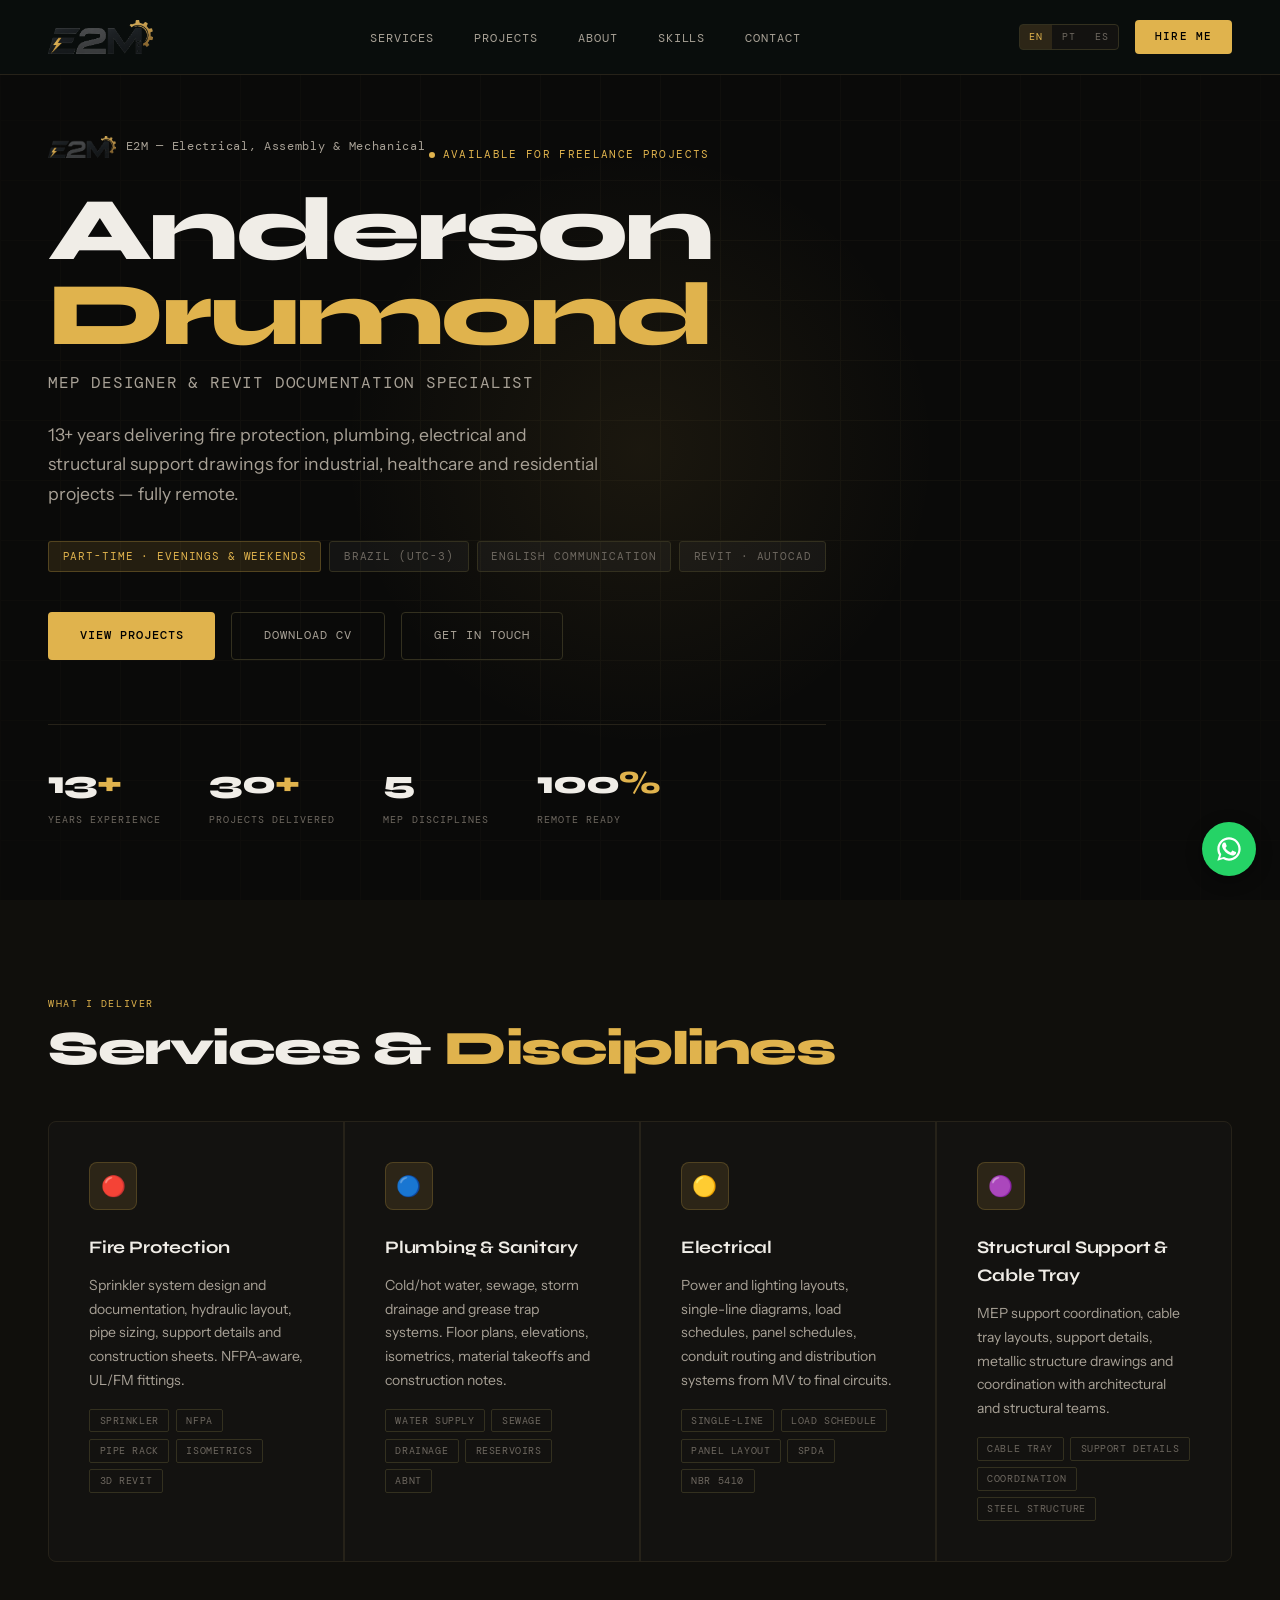
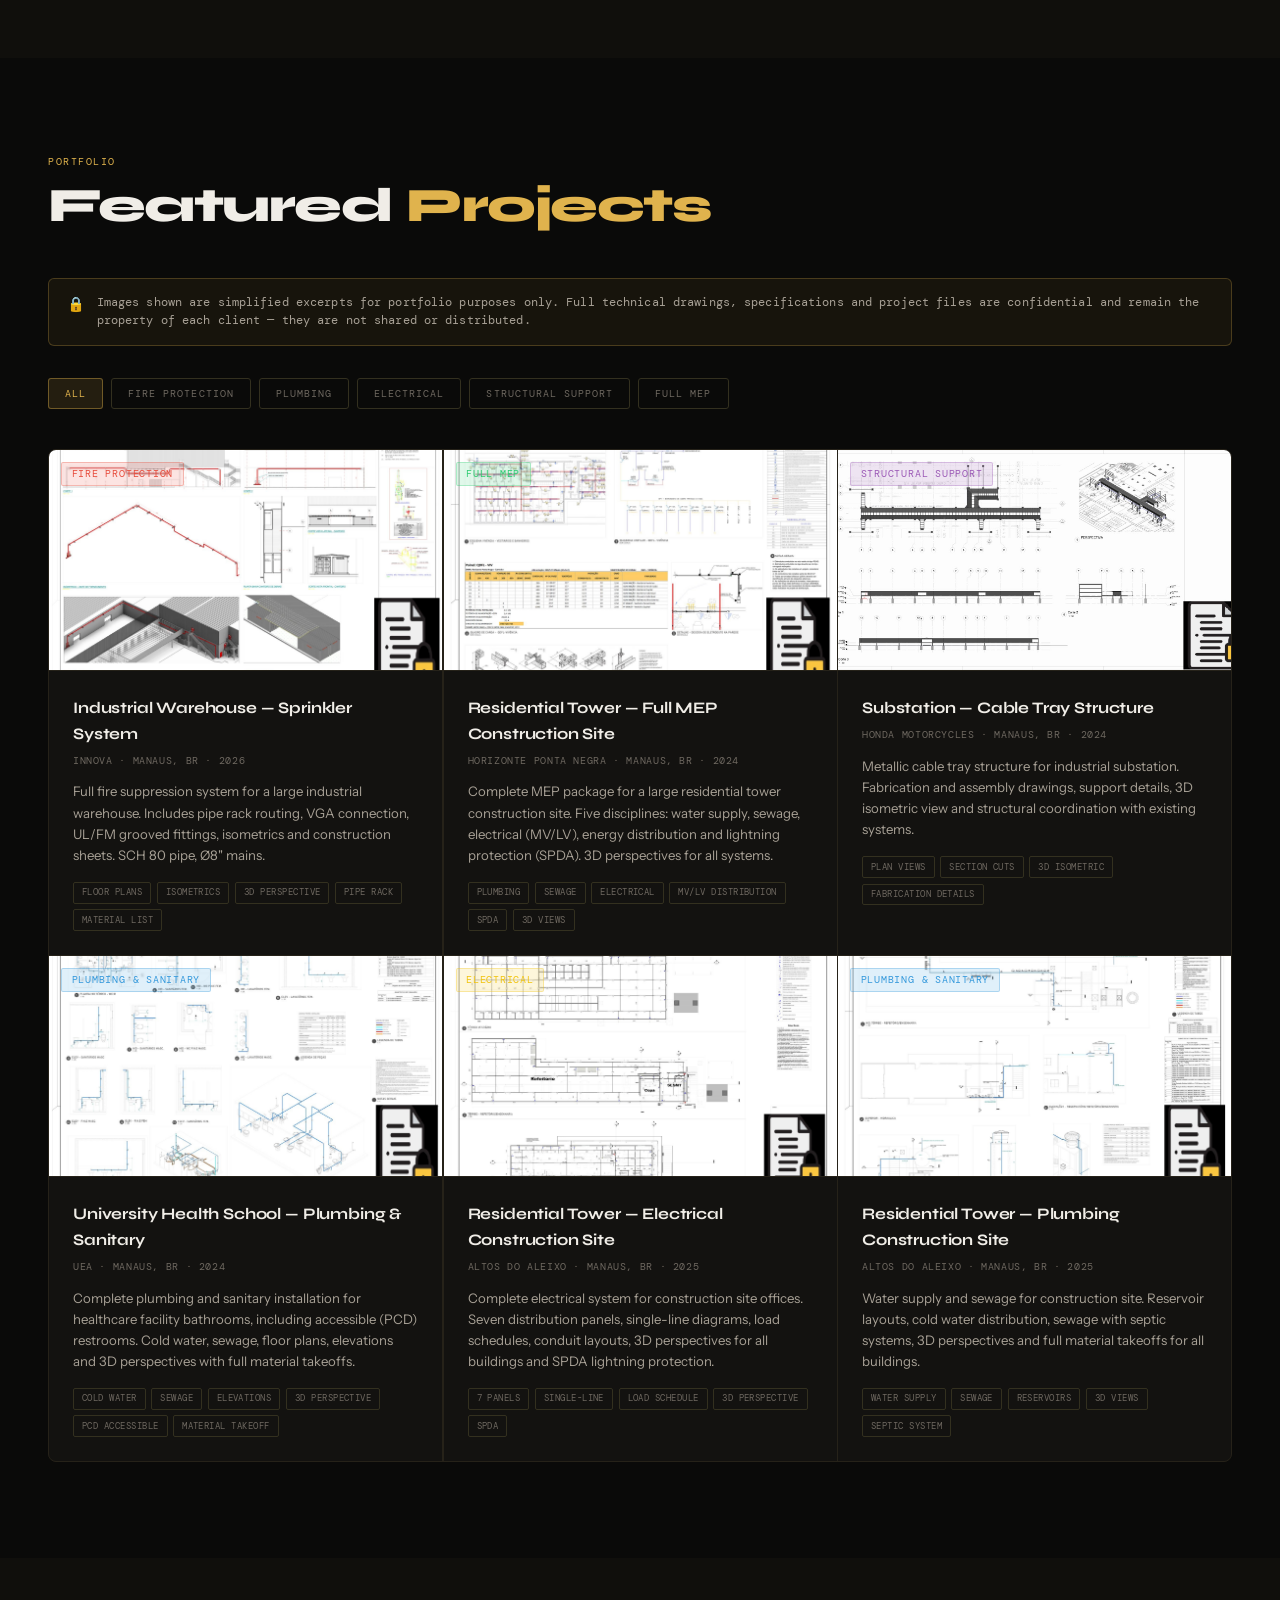
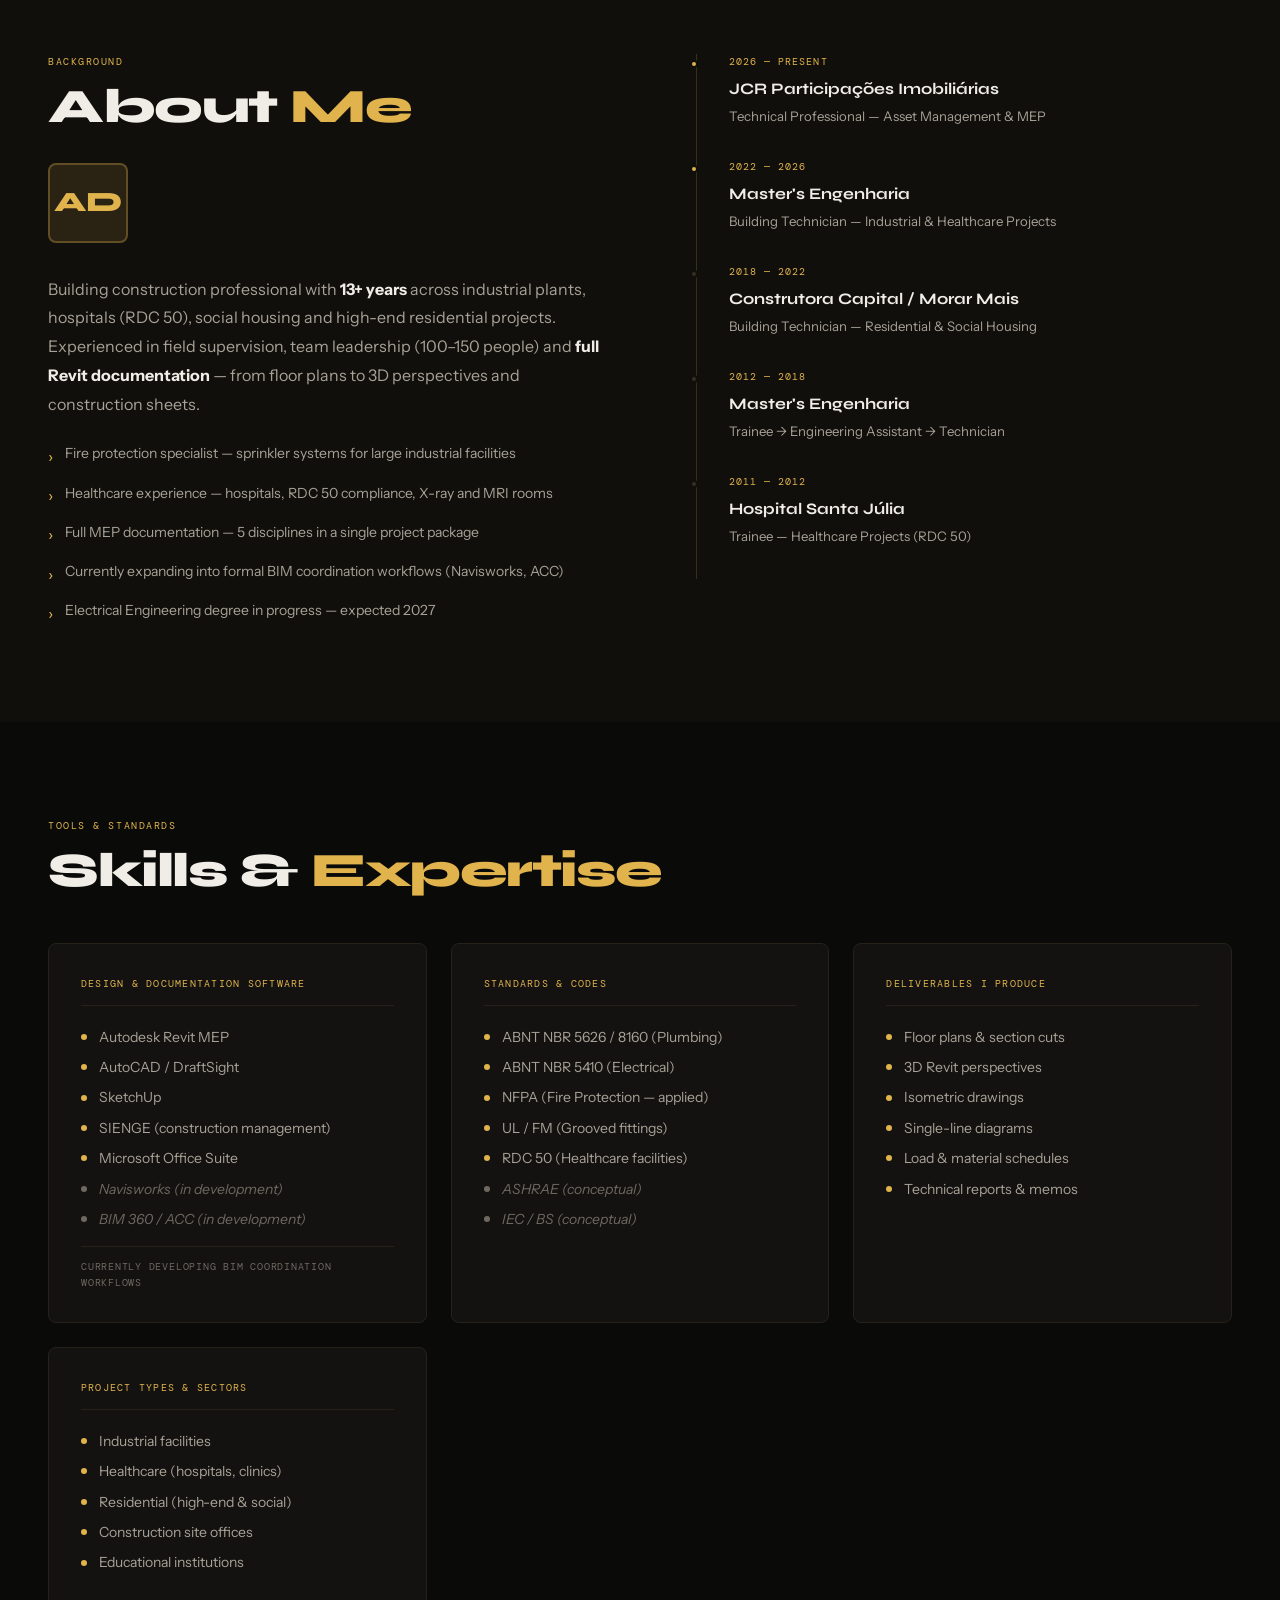
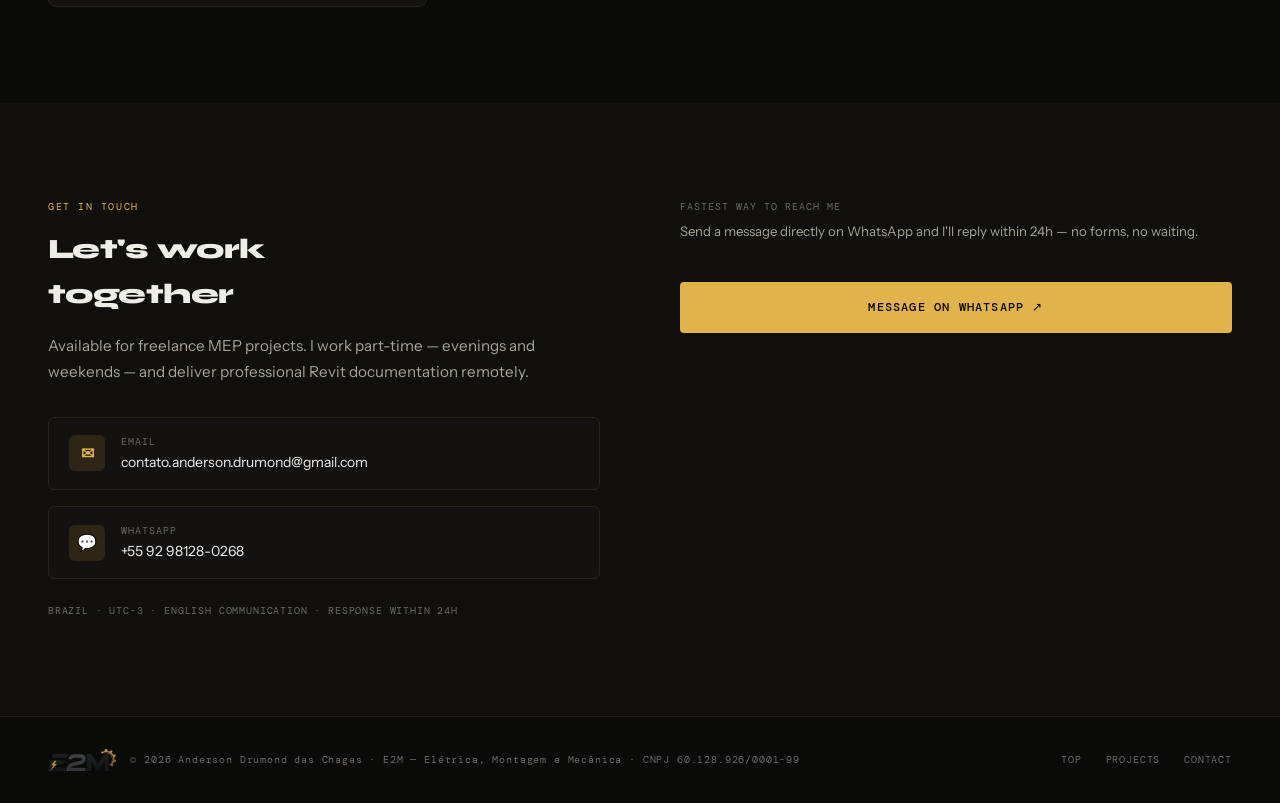
<file: index.html>
<!DOCTYPE html>
<html lang="en">
<head>
  <meta charset="UTF-8">
  <meta name="viewport" content="width=device-width, initial-scale=1.0">
  <meta name="description" content="Anderson Drumond — MEP Designer & Revit Documentation Specialist. Fire protection, plumbing, electrical and structural support for international AEC projects.">
  <title>Anderson Drumond — MEP Designer & Revit Documentation Specialist · E2M Engenharia</title>

  <link rel="icon" type="image/png" sizes="32x32" href="assets/brand/favicon-32.png">
  <link rel="icon" type="image/png" sizes="192x192" href="assets/brand/favicon-192.png">
  <link rel="apple-touch-icon" sizes="180x180" href="assets/brand/favicon-180.png">

  <meta property="og:type" content="website">
  <meta property="og:title" content="Anderson Drumond — MEP Designer & Revit Documentation Specialist">
  <meta property="og:description" content="Fire protection, plumbing, electrical and structural support for international AEC projects. E2M — Elétrica, Montagem e Mecânica.">
  <meta property="og:image" content="https://andersontrabalho.github.io/E2M-Engenharia/assets/brand/og-image.jpg">
  <meta property="og:url" content="https://andersontrabalho.github.io/E2M-Engenharia/">
  <meta name="twitter:card" content="summary_large_image">
  <meta name="twitter:title" content="Anderson Drumond — MEP Designer & Revit Documentation Specialist">
  <meta name="twitter:description" content="Fire protection, plumbing, electrical and structural support for international AEC projects. E2M — Elétrica, Montagem e Mecânica.">
  <meta name="twitter:image" content="https://andersontrabalho.github.io/E2M-Engenharia/assets/brand/og-image.jpg">
  <link rel="preconnect" href="https://fonts.googleapis.com">
  <link rel="preconnect" href="https://fonts.gstatic.com" crossorigin>
  <link href="https://fonts.googleapis.com/css2?family=Syne:wght@400;500;600;700;800&family=DM+Mono:wght@300;400;500&family=Instrument+Sans:wght@400;500;600&display=swap" rel="stylesheet">
  <link rel="stylesheet" href="css/style.css">
</head>
<body>

<nav>
  <a href="#hero" class="nav-logo"><img src="assets/brand/e2m-mark.png" alt="E2M — Elétrica, Montagem e Mecânica" class="nav-logo-img"></a>
  <ul class="nav-links" id="navLinks">
    <li><a href="#services" data-i18n="nav.services">Services</a></li>
    <li><a href="#projects" data-i18n="nav.projects">Projects</a></li>
    <li><a href="#about" data-i18n="nav.about">About</a></li>
    <li><a href="#skills" data-i18n="nav.skills">Skills</a></li>
    <li><a href="#contact" data-i18n="nav.contact">Contact</a></li>
  </ul>
  <div class="nav-right">
    <div class="lang-switch" role="group" aria-label="Language">
      <button type="button" class="lang-switch__btn active" data-set-lang="en">EN</button>
      <button type="button" class="lang-switch__btn" data-set-lang="pt">PT</button>
      <button type="button" class="lang-switch__btn" data-set-lang="es">ES</button>
    </div>
    <a href="#contact" class="btn-hire" data-i18n="nav.hire">Hire Me</a>
    <button type="button" class="menu-toggle" id="menuToggle" aria-label="Menu" aria-expanded="false">
      <span></span><span></span><span></span>
    </button>
  </div>
</nav>

<section id="hero">
  <div class="hero-grid" aria-hidden="true"></div>
  <div class="hero-glow" aria-hidden="true"></div>
  <div class="hero-content">
    <div class="hero-brand">
      <img src="assets/brand/e2m-mark.png" alt="E2M" class="hero-brand-logo">
      <span data-i18n="hero.brand">E2M — Elétrica, Montagem e Mecânica</span>
    </div>
    <div class="hero-tag" data-i18n="hero.tag">Available for Freelance Projects</div>
    <h1 class="hero-name">Anderson<br><span>Drumond</span></h1>
    <p class="hero-title" data-i18n="hero.title">MEP Designer &amp; Revit Documentation Specialist</p>
    <p class="hero-desc" data-i18n="hero.desc">13+ years delivering fire protection, plumbing, electrical and structural support drawings for industrial, healthcare and residential projects — fully remote.</p>

    <div class="hero-badges">
      <span class="badge badge-gold" data-i18n="hero.badge.parttime">Part-time · Evenings &amp; Weekends</span>
      <span class="badge badge-gray">Brazil (UTC-3)</span>
      <span class="badge badge-gray" data-i18n="hero.badge.english">English communication</span>
      <span class="badge badge-gray">Revit · AutoCAD</span>
    </div>

    <div class="hero-ctas">
      <a href="#projects" class="btn-primary" data-i18n="hero.cta.projects">View Projects</a>
      <a href="cv.html" class="btn-secondary" target="_blank" rel="noopener" data-i18n="hero.cta.cv">Download CV</a>
      <a href="#contact" class="btn-secondary" data-i18n="hero.cta.contact">Get in Touch</a>
    </div>

    <div class="hero-stats">
      <div>
        <div class="stat-num">13<span>+</span></div>
        <div class="stat-label" data-i18n="hero.stat.years">Years Experience</div>
      </div>
      <div>
        <div class="stat-num">30<span>+</span></div>
        <div class="stat-label" data-i18n="hero.stat.projects">Projects Delivered</div>
      </div>
      <div>
        <div class="stat-num">5</div>
        <div class="stat-label" data-i18n="hero.stat.disciplines">MEP Disciplines</div>
      </div>
      <div>
        <div class="stat-num">100<span>%</span></div>
        <div class="stat-label" data-i18n="hero.stat.remote">Remote Ready</div>
      </div>
    </div>
  </div>
</section>

<section id="services">
  <div class="section-header fade-in">
    <div class="section-tag" data-i18n="services.tag">What I deliver</div>
    <h2 class="section-title" data-i18n="services.title" data-i18n-html="true">Services &amp; <span>Disciplines</span></h2>
  </div>
  <div class="services-grid fade-in">
    <div class="service-card">
      <div class="service-icon">🔴</div>
      <div class="service-title" data-i18n="services.fire.title">Fire Protection</div>
      <p class="service-desc" data-i18n="services.fire.desc">Sprinkler system design and documentation...</p>
      <div class="service-tags">
        <span class="service-tag">Sprinkler</span><span class="service-tag">NFPA</span><span class="service-tag">Pipe Rack</span><span class="service-tag">Isometrics</span><span class="service-tag">3D Revit</span>
      </div>
    </div>
    <div class="service-card">
      <div class="service-icon">🔵</div>
      <div class="service-title" data-i18n="services.plumb.title">Plumbing &amp; Sanitary</div>
      <p class="service-desc" data-i18n="services.plumb.desc">Cold/hot water, sewage...</p>
      <div class="service-tags">
        <span class="service-tag">Water Supply</span><span class="service-tag">Sewage</span><span class="service-tag">Drainage</span><span class="service-tag">Reservoirs</span><span class="service-tag">ABNT</span>
      </div>
    </div>
    <div class="service-card">
      <div class="service-icon">🟡</div>
      <div class="service-title" data-i18n="services.elec.title">Electrical</div>
      <p class="service-desc" data-i18n="services.elec.desc">Power and lighting layouts...</p>
      <div class="service-tags">
        <span class="service-tag">Single-line</span><span class="service-tag">Load Schedule</span><span class="service-tag">Panel Layout</span><span class="service-tag">SPDA</span><span class="service-tag">NBR 5410</span>
      </div>
    </div>
    <div class="service-card">
      <div class="service-icon">🟣</div>
      <div class="service-title" data-i18n="services.struct.title">Structural Support &amp; Cable Tray</div>
      <p class="service-desc" data-i18n="services.struct.desc">MEP support coordination...</p>
      <div class="service-tags">
        <span class="service-tag">Cable Tray</span><span class="service-tag">Support Details</span><span class="service-tag">Coordination</span><span class="service-tag">Steel Structure</span>
      </div>
    </div>
  </div>
</section>

<section id="projects">
  <div class="section-header fade-in">
    <div class="section-tag" data-i18n="projects.tag">Portfolio</div>
    <h2 class="section-title" data-i18n="projects.title" data-i18n-html="true">Featured <span>Projects</span></h2>
  </div>

  <div class="confidentiality-note fade-in">
    <span class="confidentiality-note__icon">🔒</span>
    <p data-i18n="projects.confidentiality">Images shown are simplified excerpts for portfolio purposes only. Full technical drawings, specifications and project files are confidential and remain the property of each client — they are not shared or distributed.</p>
  </div>

  <div class="filter-bar fade-in">
    <button type="button" class="filter-btn active" data-filter="all" onclick="filterProjects('all', this)" data-i18n="projects.filter.all">All</button>
    <button type="button" class="filter-btn" data-filter="fire" onclick="filterProjects('fire', this)" data-i18n="projects.filter.fire">Fire Protection</button>
    <button type="button" class="filter-btn" data-filter="plumb" onclick="filterProjects('plumb', this)" data-i18n="projects.filter.plumb">Plumbing</button>
    <button type="button" class="filter-btn" data-filter="elec" onclick="filterProjects('elec', this)" data-i18n="projects.filter.elec">Electrical</button>
    <button type="button" class="filter-btn" data-filter="struct" onclick="filterProjects('struct', this)" data-i18n="projects.filter.struct">Structural Support</button>
    <button type="button" class="filter-btn" data-filter="mep" onclick="filterProjects('mep', this)" data-i18n="projects.filter.mep">Full MEP</button>
  </div>

  <div class="projects-grid fade-in" id="projects-grid">

    <article class="project-card" data-disc="fire" data-project="innova-spk">
      <div class="project-img">
        <img src="assets/projects/innova-spk/cover.jpg" alt="INNOVA SPK" class="project-cover" onload="this.parentElement.classList.add('has-cover')" onerror="this.remove()">
        <div class="project-img-placeholder"><div class="project-img-icon">🔴</div><div class="project-img-label">3D Revit · Fire Protection</div></div>
        <span class="project-disc disc-fire">Fire Protection</span>
      </div>
      <div class="project-info">
        <div class="project-title" data-i18n="p1.title">Industrial Warehouse — Sprinkler System</div>
        <div class="project-client">INNOVA · Manaus, BR · 2026</div>
        <p class="project-desc" data-i18n="p1.desc">Full fire suppression system...</p>
        <div class="project-deliverables">
          <span class="deliverable">Floor Plans</span><span class="deliverable">Isometrics</span><span class="deliverable">3D Perspective</span><span class="deliverable">Pipe Rack</span><span class="deliverable">Material List</span>
        </div>
      </div>
    </article>

    <article class="project-card" data-disc="mep" data-project="hpn-horizonte">
      <div class="project-img">
        <img src="assets/projects/hpn-horizonte/cover.jpg" alt="HPN" class="project-cover" onload="this.parentElement.classList.add('has-cover')" onerror="this.remove()">
        <div class="project-img-placeholder"><div class="project-img-icon">🟢</div><div class="project-img-label">Full MEP · Construction Site</div></div>
        <span class="project-disc disc-mep">Full MEP</span>
      </div>
      <div class="project-info">
        <div class="project-title" data-i18n="p2.title">Residential Tower — Full MEP Construction Site</div>
        <div class="project-client">Horizonte Ponta Negra · Manaus, BR · 2024</div>
        <p class="project-desc" data-i18n="p2.desc">Complete MEP package...</p>
        <div class="project-deliverables">
          <span class="deliverable">Plumbing</span><span class="deliverable">Sewage</span><span class="deliverable">Electrical</span><span class="deliverable">MV/LV Distribution</span><span class="deliverable">SPDA</span><span class="deliverable">3D Views</span>
        </div>
      </div>
    </article>

    <article class="project-card" data-disc="struct" data-project="moto-honda-se69">
      <div class="project-img">
        <img src="assets/projects/moto-honda-se69/cover.jpg" alt="Honda" class="project-cover" onload="this.parentElement.classList.add('has-cover')" onerror="this.remove()">
        <div class="project-img-placeholder"><div class="project-img-icon">🟣</div><div class="project-img-label">Cable Tray · Industrial</div></div>
        <span class="project-disc disc-struct">Structural Support</span>
      </div>
      <div class="project-info">
        <div class="project-title" data-i18n="p3.title">Substation — Cable Tray Structure</div>
        <div class="project-client">Honda Motorcycles · Manaus, BR · 2024</div>
        <p class="project-desc" data-i18n="p3.desc">Metallic cable tray structure...</p>
        <div class="project-deliverables">
          <span class="deliverable">Plan Views</span><span class="deliverable">Section Cuts</span><span class="deliverable">3D Isometric</span><span class="deliverable">Fabrication Details</span>
        </div>
      </div>
    </article>

    <article class="project-card" data-disc="plumb" data-project="uea-esa">
      <div class="project-img">
        <img src="assets/projects/uea-esa/cover.jpg" alt="UEA" class="project-cover" onload="this.parentElement.classList.add('has-cover')" onerror="this.remove()">
        <div class="project-img-placeholder"><div class="project-img-icon">🔵</div><div class="project-img-label">Plumbing · Healthcare</div></div>
        <span class="project-disc disc-plumb">Plumbing &amp; Sanitary</span>
      </div>
      <div class="project-info">
        <div class="project-title" data-i18n="p4.title">University Health School — Plumbing &amp; Sanitary</div>
        <div class="project-client">UEA · Manaus, BR · 2024</div>
        <p class="project-desc" data-i18n="p4.desc">Complete plumbing and sanitary...</p>
        <div class="project-deliverables">
          <span class="deliverable">Cold Water</span><span class="deliverable">Sewage</span><span class="deliverable">Elevations</span><span class="deliverable">3D Perspective</span><span class="deliverable">PCD Accessible</span><span class="deliverable">Material Takeoff</span>
        </div>
      </div>
    </article>

    <article class="project-card" data-disc="elec" data-project="altos-do-aleixo-eletrica">
      <div class="project-img">
        <img src="assets/projects/altos-do-aleixo-eletrica/cover.jpg" alt="Altos Elétrica" class="project-cover" onload="this.parentElement.classList.add('has-cover')" onerror="this.remove()">
        <div class="project-img-placeholder"><div class="project-img-icon">🟡</div><div class="project-img-label">Electrical · Construction Site</div></div>
        <span class="project-disc disc-elec">Electrical</span>
      </div>
      <div class="project-info">
        <div class="project-title" data-i18n="p5.title">Residential Tower — Electrical Construction Site</div>
        <div class="project-client">Altos do Aleixo · Manaus, BR · 2025</div>
        <p class="project-desc" data-i18n="p5.desc">Complete electrical system...</p>
        <div class="project-deliverables">
          <span class="deliverable">7 Panels</span><span class="deliverable">Single-line</span><span class="deliverable">Load Schedule</span><span class="deliverable">3D Perspective</span><span class="deliverable">SPDA</span>
        </div>
      </div>
    </article>

    <article class="project-card" data-disc="plumb" data-project="altos-do-aleixo-hidraulica">
      <div class="project-img">
        <img src="assets/projects/altos-do-aleixo-hidraulica/cover.jpg" alt="Altos Hidráulica" class="project-cover" onload="this.parentElement.classList.add('has-cover')" onerror="this.remove()">
        <div class="project-img-placeholder"><div class="project-img-icon">🔵</div><div class="project-img-label">Plumbing · Construction Site</div></div>
        <span class="project-disc disc-plumb">Plumbing &amp; Sanitary</span>
      </div>
      <div class="project-info">
        <div class="project-title" data-i18n="p6.title">Residential Tower — Plumbing Construction Site</div>
        <div class="project-client">Altos do Aleixo · Manaus, BR · 2025</div>
        <p class="project-desc" data-i18n="p6.desc">Water supply and sewage...</p>
        <div class="project-deliverables">
          <span class="deliverable">Water Supply</span><span class="deliverable">Sewage</span><span class="deliverable">Reservoirs</span><span class="deliverable">3D Views</span><span class="deliverable">Septic System</span>
        </div>
      </div>
    </article>

  </div>
</section>

<section id="about">
  <div class="about-grid">
    <div class="fade-in">
      <div class="section-tag" data-i18n="about.tag">Background</div>
      <h2 class="section-title" style="margin-bottom:2rem" data-i18n="about.title" data-i18n-html="true">About <span>Me</span></h2>
      <div class="about-initials">AD</div>
      <p class="about-bio" data-i18n="about.bio" data-i18n-html="true">Building construction professional...</p>
      <div class="about-highlights">
        <div class="highlight-item" data-i18n="about.h1">Fire protection specialist...</div>
        <div class="highlight-item" data-i18n="about.h2">Healthcare experience...</div>
        <div class="highlight-item" data-i18n="about.h3">Full MEP documentation...</div>
        <div class="highlight-item" data-i18n="about.h4">Currently expanding into BIM...</div>
        <div class="highlight-item" data-i18n="about.h5">Electrical Engineering degree...</div>
      </div>
    </div>
    <div class="timeline fade-in">
      <div class="timeline-item active">
        <div class="timeline-period">2026 — Present</div>
        <div class="timeline-company">JCR Participações Imobiliárias</div>
        <div class="timeline-role" data-i18n="about.t1.role">Technical Professional — Asset Management &amp; MEP</div>
      </div>
      <div class="timeline-item active">
        <div class="timeline-period">2022 — 2026</div>
        <div class="timeline-company">Master's Engenharia</div>
        <div class="timeline-role" data-i18n="about.t2.role">Building Technician — Industrial &amp; Healthcare Projects</div>
      </div>
      <div class="timeline-item">
        <div class="timeline-period">2018 — 2022</div>
        <div class="timeline-company">Construtora Capital / Morar Mais</div>
        <div class="timeline-role" data-i18n="about.t3.role">Building Technician — Residential &amp; Social Housing</div>
      </div>
      <div class="timeline-item">
        <div class="timeline-period">2012 — 2018</div>
        <div class="timeline-company">Master's Engenharia</div>
        <div class="timeline-role" data-i18n="about.t4.role">Trainee → Engineering Assistant → Technician</div>
      </div>
      <div class="timeline-item">
        <div class="timeline-period">2011 — 2012</div>
        <div class="timeline-company">Hospital Santa Júlia</div>
        <div class="timeline-role" data-i18n="about.t5.role">Trainee — Healthcare Projects (RDC 50)</div>
      </div>
    </div>
  </div>
</section>

<section id="skills">
  <div class="section-header fade-in">
    <div class="section-tag" data-i18n="skills.tag">Tools &amp; Standards</div>
    <h2 class="section-title" data-i18n="skills.title" data-i18n-html="true">Skills &amp; <span>Expertise</span></h2>
  </div>
  <div class="skills-grid fade-in">
    <div class="skill-group">
      <div class="skill-group-title" data-i18n="skills.g1.title">Design &amp; Documentation Software</div>
      <div class="skill-list">
        <div class="skill-item">Autodesk Revit MEP</div>
        <div class="skill-item">AutoCAD / DraftSight</div>
        <div class="skill-item">SketchUp</div>
        <div class="skill-item">SIENGE (construction management)</div>
        <div class="skill-item">Microsoft Office Suite</div>
        <div class="skill-item in-dev">Navisworks (in development)</div>
        <div class="skill-item in-dev">BIM 360 / ACC (in development)</div>
      </div>
      <div class="skill-dev-note" data-i18n="skills.g1.dev">Currently developing BIM coordination workflows</div>
    </div>
    <div class="skill-group">
      <div class="skill-group-title" data-i18n="skills.g2.title">Standards &amp; Codes</div>
      <div class="skill-list">
        <div class="skill-item">ABNT NBR 5626 / 8160 (Plumbing)</div>
        <div class="skill-item">ABNT NBR 5410 (Electrical)</div>
        <div class="skill-item">NFPA (Fire Protection — applied)</div>
        <div class="skill-item">UL / FM (Grooved fittings)</div>
        <div class="skill-item">RDC 50 (Healthcare facilities)</div>
        <div class="skill-item in-dev">ASHRAE (conceptual)</div>
        <div class="skill-item in-dev">IEC / BS (conceptual)</div>
      </div>
    </div>
    <div class="skill-group">
      <div class="skill-group-title" data-i18n="skills.g3.title">Deliverables I produce</div>
      <div class="skill-list">
        <div class="skill-item" data-i18n="skills.g3.i1">Floor plans &amp; section cuts</div>
        <div class="skill-item" data-i18n="skills.g3.i2">3D Revit perspectives</div>
        <div class="skill-item" data-i18n="skills.g3.i3">Isometric drawings</div>
        <div class="skill-item" data-i18n="skills.g3.i4">Single-line diagrams</div>
        <div class="skill-item" data-i18n="skills.g3.i5">Load &amp; material schedules</div>
        <div class="skill-item" data-i18n="skills.g3.i6">Technical reports &amp; memos</div>
      </div>
    </div>
    <div class="skill-group">
      <div class="skill-group-title" data-i18n="skills.g4.title">Project types &amp; sectors</div>
      <div class="skill-list">
        <div class="skill-item" data-i18n="skills.g4.i1">Industrial facilities</div>
        <div class="skill-item" data-i18n="skills.g4.i2">Healthcare (hospitals, clinics)</div>
        <div class="skill-item" data-i18n="skills.g4.i3">Residential (high-end &amp; social)</div>
        <div class="skill-item" data-i18n="skills.g4.i4">Construction site offices</div>
        <div class="skill-item" data-i18n="skills.g4.i5">Educational institutions</div>
      </div>
    </div>
  </div>
</section>

<section id="contact">
  <div class="contact-grid">
    <div class="fade-in">
      <div class="section-tag" data-i18n="contact.tag">Get in touch</div>
      <h2 class="contact-info-title" data-i18n="contact.title" data-i18n-html="true">Let's work<br>together</h2>
      <p class="contact-info-desc" data-i18n="contact.desc">Available for freelance MEP projects...</p>
      <div class="contact-links">
        <a href="mailto:contato.anderson.drumond@gmail.com" class="contact-link">
          <div class="contact-link-icon">✉</div>
          <div><div class="contact-link-label">Email</div><div class="contact-link-value">contato.anderson.drumond@gmail.com</div></div>
        </a>
        <a href="https://wa.me/5592981280268" class="contact-link" target="_blank" rel="noopener">
          <div class="contact-link-icon">💬</div>
          <div><div class="contact-link-label">WhatsApp</div><div class="contact-link-value">+55 92 98128-0268</div></div>
        </a>
      </div>
      <p class="contact-tz" data-i18n="contact.tz">Brazil · UTC-3 · English communication · Response within 24h</p>
    </div>
    <div class="fade-in">
      <div class="contact-form">
        <div class="form-group">
          <label class="form-label" data-i18n="form.whatsappLabel">Fastest way to reach me</label>
          <p class="project-desc" data-i18n="form.whatsappDesc">Send a message directly on WhatsApp and I'll reply within 24h — no forms, no waiting.</p>
        </div>
        <a class="btn-submit" style="text-align:center;text-decoration:none;display:block" target="_blank" rel="noopener"
           href="https://wa.me/5592981280268?text=Ol%C3%A1%20Anderson%2C%20vi%20seu%20portif%C3%B3lio%20e%20gostaria%20de%20falar%20sobre%20um%20projeto."
           data-i18n="form.whatsappBtn">Message on WhatsApp ↗</a>
      </div>
    </div>
  </div>
</section>

<footer>
  <div class="footer-brand">
    <img src="assets/brand/e2m-mark.png" alt="E2M" class="footer-logo">
    <div class="footer-copy">© 2026 Anderson Drumond das Chagas · E2M — Elétrica, Montagem e Mecânica · CNPJ 60.128.926/0001-99</div>
  </div>
  <div class="footer-links">
    <a href="#hero" data-i18n="footer.top">Top</a>
    <a href="#projects" data-i18n="footer.projects">Projects</a>
    <a href="#contact" data-i18n="footer.contact">Contact</a>
  </div>
</footer>

<div class="modal" id="projectModal" aria-hidden="true" role="dialog" aria-modal="true">
  <div class="modal__backdrop" data-close-modal></div>
  <div class="modal__dialog">
    <button type="button" class="modal__close" data-close-modal aria-label="Close">&times;</button>
    <div class="modal__content" id="modalContent"></div>
  </div>
</div>

<div class="lightbox" id="lightbox" aria-hidden="true" role="dialog" aria-modal="true">
  <div class="lightbox__backdrop" data-close-lightbox></div>
  <button type="button" class="lightbox__close" data-close-lightbox aria-label="Close">&times;</button>
  <button type="button" class="lightbox__nav lightbox__prev" id="lightboxPrev" aria-label="Previous">&#8249;</button>
  <button type="button" class="lightbox__nav lightbox__next" id="lightboxNext" aria-label="Next">&#8250;</button>
  <div class="lightbox__stage"><img id="lightboxImg" alt=""></div>
  <div class="lightbox__counter" id="lightboxCounter"></div>
</div>

<a href="https://wa.me/5592981280268?text=Ol%C3%A1%20Anderson%2C%20vi%20seu%20portif%C3%B3lio%20e%20gostaria%20de%20falar%20sobre%20um%20projeto." class="whatsapp-float" target="_blank" rel="noopener" aria-label="WhatsApp">
  <svg viewBox="0 0 24 24" fill="currentColor" aria-hidden="true"><path d="M17.472 14.382c-.297-.149-1.758-.867-2.03-.967-.273-.099-.471-.148-.67.15-.197.297-.767.966-.94 1.164-.173.199-.347.223-.644.075-.297-.15-1.255-.463-2.39-1.475-.883-.788-1.48-1.761-1.653-2.059-.173-.297-.018-.458.13-.606.134-.133.298-.347.446-.52.149-.174.198-.298.298-.497.099-.198.05-.371-.025-.52-.075-.149-.669-1.612-.916-2.207-.242-.579-.487-.5-.669-.51-.173-.008-.371-.01-.57-.01-.198 0-.52.074-.792.372-.272.297-1.04 1.016-1.04 2.479 0 1.462 1.065 2.875 1.213 3.074.149.198 2.096 3.2 5.077 4.487.709.306 1.262.489 1.694.625.712.227 1.36.195 1.872.118.571-.085 1.758-.719 2.006-1.413.248-.694.248-1.29.173-1.414-.074-.124-.272-.198-.57-.347z"/><path d="M12.001 2C6.478 2 2 6.478 2 12c0 1.85.5 3.635 1.446 5.204L2 22l4.933-1.415A9.955 9.955 0 0012.001 22C17.523 22 22 17.522 22 12S17.523 2 12.001 2zm0 18.09a8.075 8.075 0 01-4.15-1.14l-.298-.177-3.043.873.85-3.166-.196-.31A8.084 8.084 0 013.91 12c0-4.463 3.63-8.09 8.091-8.09 4.462 0 8.09 3.627 8.09 8.09 0 4.462-3.628 8.09-8.09 8.09z"/></svg>
</a>

<script src="js/i18n.js"></script>
<script src="js/main.js"></script>
</body>
</html>
</file>
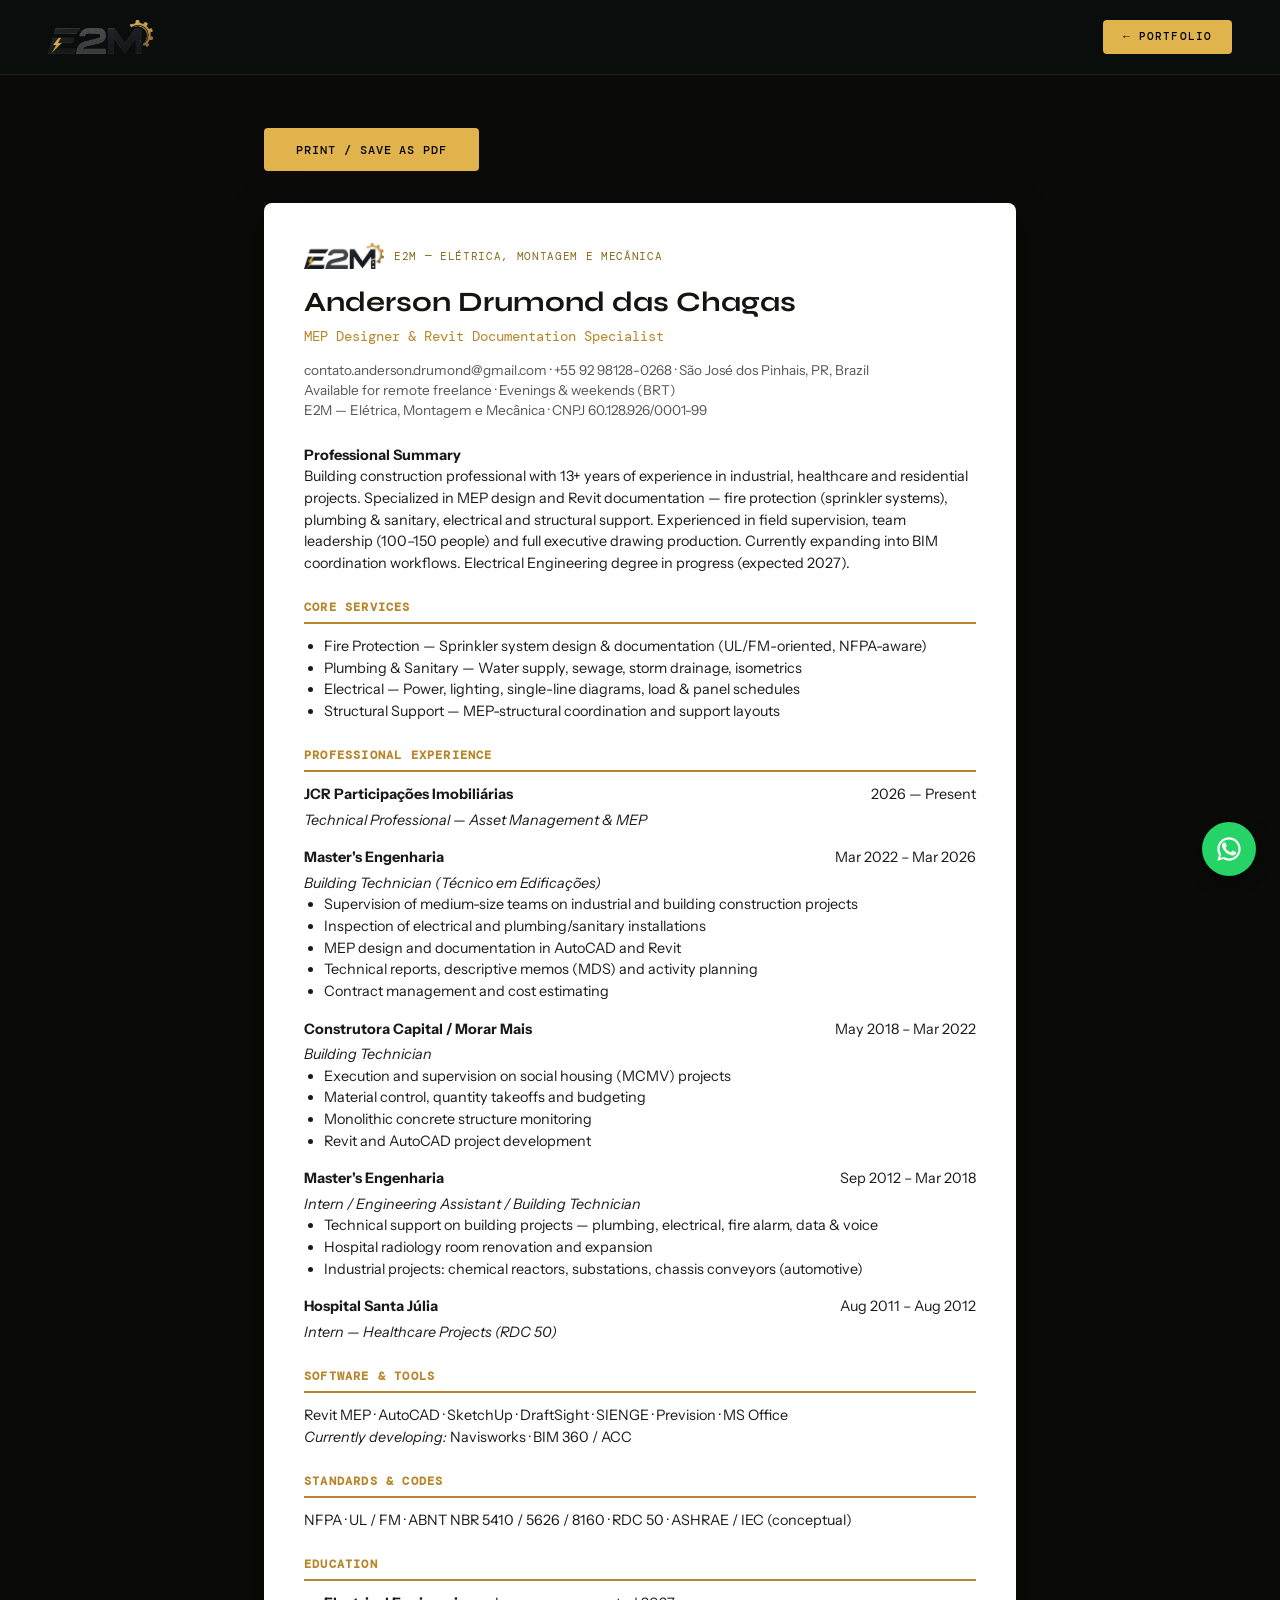
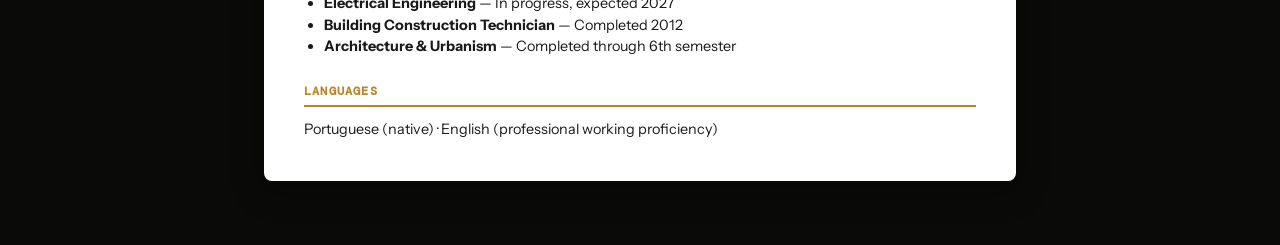
<file: cv.html>
<!DOCTYPE html>
<html lang="en">
<head>
  <meta charset="UTF-8">
  <meta name="viewport" content="width=device-width, initial-scale=1.0">
  <title>CV — Anderson Drumond · E2M Engenharia</title>
  <link rel="icon" type="image/png" sizes="32x32" href="assets/brand/favicon-32.png">
  <link rel="apple-touch-icon" sizes="180x180" href="assets/brand/favicon-180.png">
  <link rel="preconnect" href="https://fonts.googleapis.com">
  <link rel="preconnect" href="https://fonts.gstatic.com" crossorigin>
  <link href="https://fonts.googleapis.com/css2?family=Syne:wght@700;800&family=DM+Mono:wght@400;500&family=Instrument+Sans:wght@400;500&display=swap" rel="stylesheet">
  <link rel="stylesheet" href="css/style.css">
</head>
<body>
  <nav>
    <a href="index.html" class="nav-logo"><img src="assets/brand/e2m-mark.png" alt="E2M" class="nav-logo-img"></a>
    <div class="nav-right">
      <a href="index.html" class="btn-hire">← Portfolio</a>
    </div>
  </nav>

  <div class="cv-page">
    <div class="cv-page__actions">
      <button type="button" class="btn-primary" onclick="window.print()">Print / Save as PDF</button>
    </div>

    <article class="cv-document">
      <div class="cv-brand">
        <img src="assets/brand/e2m-mark.png" alt="E2M — Elétrica, Montagem e Mecânica" class="cv-brand-logo">
        <span>E2M — Elétrica, Montagem e Mecânica</span>
      </div>
      <h1>Anderson Drumond das Chagas</h1>
      <p class="cv-tagline">MEP Designer & Revit Documentation Specialist</p>
      <p class="cv-contact">
        contato.anderson.drumond@gmail.com · +55 92 98128-0268 · São José dos Pinhais, PR, Brazil<br>
        Available for remote freelance · Evenings & weekends (BRT)<br>
        E2M — Elétrica, Montagem e Mecânica · CNPJ 60.128.926/0001-99
      </p>

      <p><strong>Professional Summary</strong><br>
        Building construction professional with 13+ years of experience in industrial, healthcare and residential projects. Specialized in MEP design and Revit documentation — fire protection (sprinkler systems), plumbing & sanitary, electrical and structural support. Experienced in field supervision, team leadership (100–150 people) and full executive drawing production. Currently expanding into BIM coordination workflows. Electrical Engineering degree in progress (expected 2027).</p>

      <h2>Core Services</h2>
      <ul>
        <li>Fire Protection — Sprinkler system design & documentation (UL/FM-oriented, NFPA-aware)</li>
        <li>Plumbing & Sanitary — Water supply, sewage, storm drainage, isometrics</li>
        <li>Electrical — Power, lighting, single-line diagrams, load & panel schedules</li>
        <li>Structural Support — MEP-structural coordination and support layouts</li>
      </ul>

      <h2>Professional Experience</h2>

      <div class="cv-job">
        <div class="cv-job-header">
          <strong>JCR Participações Imobiliárias</strong>
          <span>2026 — Present</span>
        </div>
        <em>Technical Professional — Asset Management & MEP</em>
      </div>

      <div class="cv-job">
        <div class="cv-job-header">
          <strong>Master's Engenharia</strong>
          <span>Mar 2022 – Mar 2026</span>
        </div>
        <em>Building Technician (Técnico em Edificações)</em>
        <ul>
          <li>Supervision of medium-size teams on industrial and building construction projects</li>
          <li>Inspection of electrical and plumbing/sanitary installations</li>
          <li>MEP design and documentation in AutoCAD and Revit</li>
          <li>Technical reports, descriptive memos (MDS) and activity planning</li>
          <li>Contract management and cost estimating</li>
        </ul>
      </div>

      <div class="cv-job">
        <div class="cv-job-header">
          <strong>Construtora Capital / Morar Mais</strong>
          <span>May 2018 – Mar 2022</span>
        </div>
        <em>Building Technician</em>
        <ul>
          <li>Execution and supervision on social housing (MCMV) projects</li>
          <li>Material control, quantity takeoffs and budgeting</li>
          <li>Monolithic concrete structure monitoring</li>
          <li>Revit and AutoCAD project development</li>
        </ul>
      </div>

      <div class="cv-job">
        <div class="cv-job-header">
          <strong>Master's Engenharia</strong>
          <span>Sep 2012 – Mar 2018</span>
        </div>
        <em>Intern / Engineering Assistant / Building Technician</em>
        <ul>
          <li>Technical support on building projects — plumbing, electrical, fire alarm, data & voice</li>
          <li>Hospital radiology room renovation and expansion</li>
          <li>Industrial projects: chemical reactors, substations, chassis conveyors (automotive)</li>
        </ul>
      </div>

      <div class="cv-job">
        <div class="cv-job-header">
          <strong>Hospital Santa Júlia</strong>
          <span>Aug 2011 – Aug 2012</span>
        </div>
        <em>Intern — Healthcare Projects (RDC 50)</em>
      </div>

      <h2>Software & Tools</h2>
      <p>Revit MEP · AutoCAD · SketchUp · DraftSight · SIENGE · Prevision · MS Office</p>
      <p><em>Currently developing:</em> Navisworks · BIM 360 / ACC</p>

      <h2>Standards & Codes</h2>
      <p>NFPA · UL / FM · ABNT NBR 5410 / 5626 / 8160 · RDC 50 · ASHRAE / IEC (conceptual)</p>

      <h2>Education</h2>
      <ul>
        <li><strong>Electrical Engineering</strong> — In progress, expected 2027</li>
        <li><strong>Building Construction Technician</strong> — Completed 2012</li>
        <li><strong>Architecture & Urbanism</strong> — Completed through 6th semester</li>
      </ul>

      <h2>Languages</h2>
      <p>Portuguese (native) · English (professional working proficiency)</p>
    </article>
  </div>

  <a href="https://wa.me/5592981280268?text=Ol%C3%A1%20Anderson%2C%20vi%20seu%20portif%C3%B3lio%20e%20gostaria%20de%20falar%20sobre%20um%20projeto." class="whatsapp-float" target="_blank" rel="noopener" aria-label="WhatsApp">
    <svg viewBox="0 0 24 24" fill="currentColor" aria-hidden="true"><path d="M17.472 14.382c-.297-.149-1.758-.867-2.03-.967-.273-.099-.471-.148-.67.15-.197.297-.767.966-.94 1.164-.173.199-.347.223-.644.075-.297-.15-1.255-.463-2.39-1.475-.883-.788-1.48-1.761-1.653-2.059-.173-.297-.018-.458.13-.606.134-.133.298-.347.446-.52.149-.174.198-.298.298-.497.099-.198.05-.371-.025-.52-.075-.149-.669-1.612-.916-2.207-.242-.579-.487-.5-.669-.51-.173-.008-.371-.01-.57-.01-.198 0-.52.074-.792.372-.272.297-1.04 1.016-1.04 2.479 0 1.462 1.065 2.875 1.213 3.074.149.198 2.096 3.2 5.077 4.487.709.306 1.262.489 1.694.625.712.227 1.36.195 1.872.118.571-.085 1.758-.719 2.006-1.413.248-.694.248-1.29.173-1.414-.074-.124-.272-.198-.57-.347z"/><path d="M12.001 2C6.478 2 2 6.478 2 12c0 1.85.5 3.635 1.446 5.204L2 22l4.933-1.415A9.955 9.955 0 0012.001 22C17.523 22 22 17.522 22 12S17.523 2 12.001 2zm0 18.09a8.075 8.075 0 01-4.15-1.14l-.298-.177-3.043.873.85-3.166-.196-.31A8.084 8.084 0 013.91 12c0-4.463 3.63-8.09 8.091-8.09 4.462 0 8.09 3.627 8.09 8.09 0 4.462-3.628 8.09-8.09 8.09z"/></svg>
  </a>
</body>
</html>
</file>
<file: css/style.css>
:root {
  --bg: #0A0A09;
  --bg2: #100F0C;
  --bg3: #171512;
  --card: #131210;
  --border: #262219;
  --border2: #33301F;
  --gold: #E0B34D;
  --gold2: #C99A35;
  --gold-dim: rgba(224, 179, 77, 0.12);
  --gold-dim2: rgba(224, 179, 77, 0.06);
  --text: #F0EDE7;
  --text2: #A8A196;
  --text3: #6E6860;
  --mono: 'DM Mono', monospace;
  --display: 'Syne', sans-serif;
  --body: 'Instrument Sans', sans-serif;
}

*, *::before, *::after { box-sizing: border-box; margin: 0; padding: 0; }

html { scroll-behavior: smooth; scroll-padding-top: 80px; }

body {
  background: var(--bg);
  color: var(--text);
  font-family: var(--body);
  font-size: 16px;
  line-height: 1.6;
  overflow-x: hidden;
}

::selection { background: var(--gold); color: #000; }

::-webkit-scrollbar { width: 4px; }
::-webkit-scrollbar-track { background: var(--bg); }
::-webkit-scrollbar-thumb { background: var(--border2); border-radius: 2px; }

/* (i18n applied via JS — data-i18n attributes) */

/* NAV */
nav {
  position: fixed;
  top: 0;
  left: 0;
  right: 0;
  z-index: 100;
  display: flex;
  align-items: center;
  justify-content: space-between;
  padding: 1.25rem 3rem;
  background: rgba(10, 15, 13, 0.85);
  backdrop-filter: blur(12px);
  border-bottom: 1px solid var(--border);
}

.nav-logo {
  display: flex;
  align-items: center;
  text-decoration: none;
}

.nav-logo-img {
  height: 34px;
  width: auto;
  display: block;
}

.nav-links {
  display: flex;
  align-items: center;
  gap: 2.5rem;
  list-style: none;
}

.nav-links a {
  font-family: var(--mono);
  font-size: 0.75rem;
  color: var(--text2);
  text-decoration: none;
  letter-spacing: 0.08em;
  text-transform: uppercase;
  transition: color 0.2s;
}

.nav-links a:hover { color: var(--gold); }

.nav-right {
  display: flex;
  align-items: center;
  gap: 1rem;
}

/* Language switcher */
.lang-switch {
  display: flex;
  background: var(--card);
  border: 1px solid var(--border2);
  border-radius: 4px;
  overflow: hidden;
}

.lang-switch__btn {
  font-family: var(--mono);
  font-size: 0.65rem;
  letter-spacing: 0.08em;
  color: var(--text3);
  background: none;
  border: none;
  padding: 0.35rem 0.6rem;
  cursor: pointer;
  transition: all 0.2s;
}

.lang-switch__btn:hover { color: var(--gold); }

.lang-switch__btn.active {
  background: var(--gold-dim);
  color: var(--gold);
}

.btn-hire {
  font-family: var(--mono);
  font-size: 0.7rem;
  letter-spacing: 0.1em;
  text-transform: uppercase;
  background: var(--gold);
  color: #000;
  border: none;
  padding: 0.5rem 1.25rem;
  border-radius: 4px;
  cursor: pointer;
  text-decoration: none;
  font-weight: 500;
  transition: all 0.2s;
}

.btn-hire:hover { background: var(--gold2); transform: translateY(-1px); }

.menu-toggle {
  display: none;
  flex-direction: column;
  gap: 5px;
  padding: 0.5rem;
  background: none;
  border: none;
  cursor: pointer;
}

.menu-toggle span {
  display: block;
  width: 22px;
  height: 2px;
  background: var(--text);
  border-radius: 2px;
}

/* HERO */
#hero {
  min-height: 100vh;
  display: flex;
  align-items: center;
  padding: 8rem 3rem 4rem;
  position: relative;
  overflow: hidden;
}

.hero-grid {
  position: absolute;
  inset: 0;
  background-image:
    linear-gradient(var(--border) 1px, transparent 1px),
    linear-gradient(90deg, var(--border) 1px, transparent 1px);
  background-size: 60px 60px;
  opacity: 0.3;
  mask-image: radial-gradient(ellipse 80% 80% at 50% 50%, black 30%, transparent 100%);
}

.hero-glow {
  position: absolute;
  width: 600px;
  height: 600px;
  background: radial-gradient(circle, rgba(224, 179, 77, 0.08) 0%, transparent 70%);
  top: 50%;
  left: 50%;
  transform: translate(-50%, -50%);
  pointer-events: none;
}

.hero-content { position: relative; z-index: 1; max-width: 900px; }

.hero-brand {
  display: inline-flex;
  align-items: center;
  gap: 0.6rem;
  margin-bottom: 1rem;
  font-family: var(--mono);
  font-size: 0.72rem;
  letter-spacing: 0.06em;
  color: var(--text2);
}

.hero-brand-logo { height: 22px; width: auto; }

.hero-tag {
  display: inline-flex;
  align-items: center;
  gap: 0.5rem;
  font-family: var(--mono);
  font-size: 0.7rem;
  color: var(--gold);
  letter-spacing: 0.12em;
  text-transform: uppercase;
  margin-bottom: 1.5rem;
}

.hero-tag::before {
  content: '';
  width: 6px;
  height: 6px;
  background: var(--gold);
  border-radius: 50%;
  animation: pulse 2s infinite;
}

@keyframes pulse {
  0%, 100% { opacity: 1; transform: scale(1); }
  50% { opacity: 0.4; transform: scale(0.8); }
}

.hero-name {
  font-family: var(--display);
  font-size: clamp(3rem, 7vw, 6rem);
  font-weight: 800;
  line-height: 0.95;
  letter-spacing: -0.03em;
  color: var(--text);
  margin-bottom: 0.75rem;
}

.hero-name span { color: var(--gold); }

.hero-title {
  font-family: var(--mono);
  font-size: clamp(0.85rem, 1.5vw, 1rem);
  color: var(--text2);
  letter-spacing: 0.05em;
  margin-bottom: 1.5rem;
  text-transform: uppercase;
}

.hero-desc {
  font-size: 1.1rem;
  color: var(--text2);
  max-width: 560px;
  line-height: 1.7;
  margin-bottom: 2rem;
}

.hero-badges {
  display: flex;
  flex-wrap: wrap;
  gap: 0.5rem;
  margin-bottom: 2.5rem;
}

.badge {
  font-family: var(--mono);
  font-size: 0.68rem;
  letter-spacing: 0.08em;
  padding: 0.35rem 0.85rem;
  border-radius: 3px;
  text-transform: uppercase;
}

.badge-gold {
  background: var(--gold-dim);
  color: var(--gold);
  border: 1px solid rgba(224, 179, 77, 0.25);
}

.badge-gray {
  background: rgba(255, 255, 255, 0.04);
  color: var(--text3);
  border: 1px solid var(--border2);
}

.hero-ctas { display: flex; gap: 1rem; flex-wrap: wrap; }

.btn-primary {
  font-family: var(--mono);
  font-size: 0.75rem;
  letter-spacing: 0.08em;
  text-transform: uppercase;
  background: var(--gold);
  color: #000;
  border: none;
  padding: 0.85rem 2rem;
  border-radius: 4px;
  cursor: pointer;
  text-decoration: none;
  font-weight: 500;
  transition: all 0.2s;
  display: inline-flex;
  align-items: center;
}

.btn-primary:hover { background: var(--gold2); transform: translateY(-2px); }

.btn-secondary {
  font-family: var(--mono);
  font-size: 0.75rem;
  letter-spacing: 0.08em;
  text-transform: uppercase;
  background: transparent;
  color: var(--text2);
  border: 1px solid var(--border2);
  padding: 0.85rem 2rem;
  border-radius: 4px;
  cursor: pointer;
  text-decoration: none;
  transition: all 0.2s;
  display: inline-flex;
  align-items: center;
}

.btn-secondary:hover { border-color: var(--gold); color: var(--gold); }

.hero-stats {
  display: flex;
  gap: 3rem;
  margin-top: 4rem;
  padding-top: 2rem;
  border-top: 1px solid var(--border);
}

.stat-num {
  font-family: var(--display);
  font-size: 2rem;
  font-weight: 800;
  color: var(--text);
  letter-spacing: -0.03em;
}

.stat-num span { color: var(--gold); }

.stat-label {
  font-family: var(--mono);
  font-size: 0.65rem;
  color: var(--text3);
  text-transform: uppercase;
  letter-spacing: 0.1em;
  margin-top: 0.2rem;
}

/* SECTIONS */
section { padding: 6rem 3rem; }

.section-header { margin-bottom: 3rem; }

.section-tag {
  font-family: var(--mono);
  font-size: 0.65rem;
  color: var(--gold);
  letter-spacing: 0.15em;
  text-transform: uppercase;
  margin-bottom: 0.75rem;
}

.section-title {
  font-family: var(--display);
  font-size: clamp(2rem, 4vw, 3rem);
  font-weight: 800;
  letter-spacing: -0.03em;
  color: var(--text);
  line-height: 1;
}

.section-title span { color: var(--gold); }

/* SERVICES */
#services { background: var(--bg2); }

.services-grid {
  display: grid;
  grid-template-columns: repeat(auto-fit, minmax(260px, 1fr));
  gap: 1.5px;
  background: var(--border);
  border: 1px solid var(--border);
  border-radius: 8px;
  overflow: hidden;
}

.service-card {
  background: var(--card);
  padding: 2.5rem;
  transition: background 0.3s;
  position: relative;
  overflow: hidden;
}

.service-card::before {
  content: '';
  position: absolute;
  top: 0;
  left: 0;
  right: 0;
  height: 2px;
  background: var(--gold);
  transform: scaleX(0);
  transform-origin: left;
  transition: transform 0.3s;
}

.service-card:hover::before { transform: scaleX(1); }
.service-card:hover { background: var(--bg3); }

.service-icon {
  width: 48px;
  height: 48px;
  background: var(--gold-dim);
  border: 1px solid rgba(224, 179, 77, 0.2);
  border-radius: 8px;
  display: flex;
  align-items: center;
  justify-content: center;
  margin-bottom: 1.5rem;
  font-size: 1.25rem;
}

.service-title {
  font-family: var(--display);
  font-size: 1.1rem;
  font-weight: 700;
  color: var(--text);
  margin-bottom: 0.75rem;
  letter-spacing: -0.01em;
}

.service-desc {
  font-size: 0.875rem;
  color: var(--text2);
  line-height: 1.7;
  margin-bottom: 1rem;
}

.service-tags { display: flex; flex-wrap: wrap; gap: 0.4rem; }

.service-tag {
  font-family: var(--mono);
  font-size: 0.6rem;
  color: var(--text3);
  border: 1px solid var(--border2);
  padding: 0.2rem 0.6rem;
  border-radius: 2px;
  letter-spacing: 0.06em;
  text-transform: uppercase;
}

/* PROJECTS */
#projects { background: var(--bg); }

.confidentiality-note {
  display: flex;
  align-items: flex-start;
  gap: 0.75rem;
  background: var(--gold-dim2);
  border: 1px solid rgba(224, 179, 77, 0.25);
  border-radius: 6px;
  padding: 0.9rem 1.1rem;
  margin-bottom: 2rem;
}

.confidentiality-note__icon { font-size: 0.9rem; line-height: 1.5; flex-shrink: 0; }

.confidentiality-note p {
  font-family: var(--mono);
  font-size: 0.72rem;
  line-height: 1.6;
  color: var(--text2);
  letter-spacing: 0.01em;
}

.confidentiality-note--modal { margin-top: 1.25rem; margin-bottom: 0; }

.filter-bar {
  display: flex;
  gap: 0.5rem;
  flex-wrap: wrap;
  margin-bottom: 2.5rem;
}

.filter-btn {
  font-family: var(--mono);
  font-size: 0.65rem;
  letter-spacing: 0.1em;
  text-transform: uppercase;
  background: transparent;
  color: var(--text3);
  border: 1px solid var(--border2);
  padding: 0.5rem 1rem;
  border-radius: 3px;
  cursor: pointer;
  transition: all 0.2s;
}

.filter-btn:hover,
.filter-btn.active {
  background: var(--gold-dim);
  border-color: rgba(224, 179, 77, 0.4);
  color: var(--gold);
}

.projects-grid {
  display: grid;
  grid-template-columns: repeat(auto-fill, minmax(340px, 1fr));
  gap: 1.5px;
  background: var(--border);
  border: 1px solid var(--border);
  border-radius: 8px;
  overflow: hidden;
}

.project-card {
  background: var(--card);
  overflow: hidden;
  transition: background 0.3s;
  display: flex;
  flex-direction: column;
}

.project-card:hover { background: var(--bg3); }
.project-card.is-hidden { display: none !important; }

.project-img {
  width: 100%;
  aspect-ratio: 16 / 9;
  background: var(--bg3);
  display: flex;
  align-items: center;
  justify-content: center;
  overflow: hidden;
  position: relative;
  border-bottom: 1px solid var(--border);
}

.project-cover {
  position: absolute;
  inset: 0;
  width: 100%;
  height: 100%;
  object-fit: cover;
  z-index: 1;
}

.project-img.has-cover .project-img-placeholder { display: none; }

.project-img-placeholder {
  display: flex;
  flex-direction: column;
  align-items: center;
  justify-content: center;
  gap: 0.75rem;
  width: 100%;
  height: 100%;
  background: var(--bg3);
  position: relative;
  z-index: 0;
}

.project-img-icon { font-size: 2.5rem; opacity: 0.3; }

.project-img-label {
  font-family: var(--mono);
  font-size: 0.6rem;
  color: var(--text3);
  letter-spacing: 0.1em;
  text-transform: uppercase;
}

.project-disc {
  font-family: var(--mono);
  font-size: 0.6rem;
  letter-spacing: 0.08em;
  text-transform: uppercase;
  padding: 0.2rem 0.6rem;
  border-radius: 2px;
  position: absolute;
  top: 0.75rem;
  left: 0.75rem;
  z-index: 2;
}

.disc-fire { background: rgba(231, 76, 60, 0.15); color: #E74C3C; border: 1px solid rgba(231, 76, 60, 0.3); }
.disc-plumb { background: rgba(52, 152, 219, 0.15); color: #3498DB; border: 1px solid rgba(52, 152, 219, 0.3); }
.disc-elec { background: rgba(241, 196, 15, 0.15); color: #F1C40F; border: 1px solid rgba(241, 196, 15, 0.3); }
.disc-struct { background: rgba(155, 89, 182, 0.15); color: #9B59B6; border: 1px solid rgba(155, 89, 182, 0.3); }
.disc-mep { background: rgba(46, 204, 113, 0.15); color: #2ECC71; border: 1px solid rgba(46, 204, 113, 0.3); }

.project-info { padding: 1.5rem; flex: 1; }

.project-title {
  font-family: var(--display);
  font-size: 1rem;
  font-weight: 700;
  color: var(--text);
  margin-bottom: 0.4rem;
  letter-spacing: -0.01em;
}

.project-client {
  font-family: var(--mono);
  font-size: 0.65rem;
  color: var(--text3);
  letter-spacing: 0.06em;
  text-transform: uppercase;
  margin-bottom: 0.75rem;
}

.project-desc {
  font-size: 0.825rem;
  color: var(--text2);
  line-height: 1.6;
  margin-bottom: 1rem;
}

.project-deliverables { display: flex; flex-wrap: wrap; gap: 0.35rem; }

.deliverable {
  font-family: var(--mono);
  font-size: 0.58rem;
  color: var(--text3);
  border: 1px solid var(--border2);
  padding: 0.15rem 0.5rem;
  border-radius: 2px;
  letter-spacing: 0.05em;
  text-transform: uppercase;
}

/* ABOUT */
#about { background: var(--bg2); }

.about-grid {
  display: grid;
  grid-template-columns: 1fr 1fr;
  gap: 5rem;
  align-items: start;
}

.about-initials {
  width: 80px;
  height: 80px;
  background: var(--gold-dim);
  border: 2px solid rgba(224, 179, 77, 0.3);
  border-radius: 8px;
  display: flex;
  align-items: center;
  justify-content: center;
  font-family: var(--display);
  font-size: 1.75rem;
  font-weight: 800;
  color: var(--gold);
  margin-bottom: 2rem;
}

.about-bio {
  font-size: 1rem;
  color: var(--text2);
  line-height: 1.8;
  margin-bottom: 1.5rem;
}

.about-bio strong { color: var(--text); }

.about-highlights {
  display: flex;
  flex-direction: column;
  gap: 0.75rem;
}

.highlight-item {
  display: flex;
  align-items: flex-start;
  gap: 0.75rem;
  font-size: 0.875rem;
  color: var(--text2);
}

.highlight-item::before {
  content: '›';
  color: var(--gold);
  font-size: 1rem;
  flex-shrink: 0;
  margin-top: 0.1rem;
}

.timeline {
  display: flex;
  flex-direction: column;
  border-left: 1px solid var(--border2);
  padding-left: 2rem;
  margin-left: 1rem;
}

.timeline-item {
  position: relative;
  padding-bottom: 2rem;
}

.timeline-item::before {
  content: '';
  position: absolute;
  left: -2.45rem;
  top: 0.4rem;
  width: 8px;
  height: 8px;
  border-radius: 50%;
  background: var(--border2);
  border: 2px solid var(--bg2);
}

.timeline-item.active::before { background: var(--gold); }

.timeline-period {
  font-family: var(--mono);
  font-size: 0.65rem;
  color: var(--gold);
  letter-spacing: 0.1em;
  text-transform: uppercase;
  margin-bottom: 0.35rem;
}

.timeline-company {
  font-family: var(--display);
  font-size: 1rem;
  font-weight: 700;
  color: var(--text);
  margin-bottom: 0.25rem;
}

.timeline-role {
  font-size: 0.825rem;
  color: var(--text2);
}

/* SKILLS */
#skills { background: var(--bg); }

.skills-grid {
  display: grid;
  grid-template-columns: repeat(auto-fit, minmax(280px, 1fr));
  gap: 1.5rem;
}

.skill-group {
  background: var(--card);
  border: 1px solid var(--border);
  border-radius: 8px;
  padding: 2rem;
}

.skill-group-title {
  font-family: var(--mono);
  font-size: 0.65rem;
  color: var(--gold);
  letter-spacing: 0.12em;
  text-transform: uppercase;
  margin-bottom: 1.25rem;
  padding-bottom: 0.75rem;
  border-bottom: 1px solid var(--border);
}

.skill-list {
  display: flex;
  flex-direction: column;
  gap: 0.5rem;
}

.skill-item {
  font-size: 0.875rem;
  color: var(--text2);
  display: flex;
  align-items: center;
  gap: 0.75rem;
}

.skill-item::before {
  content: '';
  width: 6px;
  height: 6px;
  border-radius: 50%;
  background: var(--gold);
  flex-shrink: 0;
}

.skill-item.in-dev::before { background: var(--text3); }
.skill-item.in-dev { color: var(--text3); font-style: italic; }

.skill-dev-note {
  font-family: var(--mono);
  font-size: 0.6rem;
  color: var(--text3);
  letter-spacing: 0.08em;
  text-transform: uppercase;
  margin-top: 1rem;
  padding-top: 0.75rem;
  border-top: 1px solid var(--border);
}

/* CONTACT */
#contact { background: var(--bg2); }

.contact-grid {
  display: grid;
  grid-template-columns: 1fr 1fr;
  gap: 5rem;
  align-items: start;
}

.contact-info-title {
  font-family: var(--display);
  font-size: 1.75rem;
  font-weight: 800;
  color: var(--text);
  letter-spacing: -0.02em;
  margin-bottom: 1rem;
}

.contact-info-desc {
  font-size: 0.95rem;
  color: var(--text2);
  line-height: 1.7;
  margin-bottom: 2rem;
}

.contact-links {
  display: flex;
  flex-direction: column;
  gap: 1rem;
}

.contact-link {
  display: flex;
  align-items: center;
  gap: 1rem;
  text-decoration: none;
  padding: 1rem 1.25rem;
  background: var(--card);
  border: 1px solid var(--border);
  border-radius: 6px;
  transition: all 0.2s;
}

.contact-link:hover { border-color: rgba(224, 179, 77, 0.4); background: var(--gold-dim2); }
.contact-link--disabled { opacity: 0.65; pointer-events: none; }

.contact-link-icon {
  width: 36px;
  height: 36px;
  background: var(--gold-dim);
  border-radius: 6px;
  display: flex;
  align-items: center;
  justify-content: center;
  font-size: 1rem;
  flex-shrink: 0;
  font-family: var(--display);
  font-weight: 700;
  color: var(--gold);
}

.contact-link-label {
  font-family: var(--mono);
  font-size: 0.6rem;
  color: var(--text3);
  text-transform: uppercase;
  letter-spacing: 0.1em;
}

.contact-link-value {
  font-size: 0.875rem;
  color: var(--text);
  margin-top: 0.1rem;
}

.contact-tz {
  margin-top: 1.5rem;
  font-family: var(--mono);
  font-size: 0.65rem;
  color: var(--text3);
  letter-spacing: 0.08em;
  text-transform: uppercase;
}

.contact-form {
  display: flex;
  flex-direction: column;
  gap: 1rem;
}

.form-group { display: flex; flex-direction: column; gap: 0.4rem; }

.form-label {
  font-family: var(--mono);
  font-size: 0.62rem;
  color: var(--text3);
  letter-spacing: 0.1em;
  text-transform: uppercase;
}

.form-input,
.form-select,
.form-textarea {
  background: var(--card);
  border: 1px solid var(--border2);
  border-radius: 4px;
  padding: 0.75rem 1rem;
  color: var(--text);
  font-family: var(--body);
  font-size: 0.875rem;
  transition: border-color 0.2s;
  outline: none;
  width: 100%;
}

.form-input:focus,
.form-select:focus,
.form-textarea:focus {
  border-color: rgba(224, 179, 77, 0.5);
}

.form-select { appearance: none; cursor: pointer; }
.form-textarea { resize: vertical; min-height: 120px; }
.form-row { display: grid; grid-template-columns: 1fr 1fr; gap: 1rem; }

.btn-submit {
  font-family: var(--mono);
  font-size: 0.75rem;
  letter-spacing: 0.1em;
  text-transform: uppercase;
  background: var(--gold);
  color: #000;
  border: none;
  padding: 1rem 2rem;
  border-radius: 4px;
  cursor: pointer;
  font-weight: 500;
  transition: all 0.2s;
  margin-top: 0.5rem;
}

.btn-submit:hover { background: var(--gold2); transform: translateY(-2px); }

.form-status {
  font-family: var(--mono);
  font-size: 0.75rem;
  text-align: center;
  margin-top: 0.5rem;
}

.form-status.is-success { color: var(--gold); }
.form-status.is-error { color: #E74C3C; }

/* FOOTER */
footer {
  background: var(--bg);
  border-top: 1px solid var(--border);
  padding: 2rem 3rem;
  display: flex;
  align-items: center;
  justify-content: space-between;
}

.footer-brand {
  display: flex;
  align-items: center;
  gap: 0.9rem;
}

.footer-logo {
  height: 22px;
  width: auto;
  opacity: 0.9;
}

.footer-copy {
  font-family: var(--mono);
  font-size: 0.65rem;
  color: var(--text3);
  letter-spacing: 0.08em;
}

.footer-links { display: flex; gap: 1.5rem; }

.footer-links a {
  font-family: var(--mono);
  font-size: 0.65rem;
  color: var(--text3);
  text-decoration: none;
  letter-spacing: 0.08em;
  text-transform: uppercase;
  transition: color 0.2s;
}

.footer-links a:hover { color: var(--gold); }

/* FADE IN */
.fade-in {
  opacity: 0;
  transform: translateY(24px);
  transition: opacity 0.7s ease, transform 0.7s ease;
}

.fade-in.visible {
  opacity: 1;
  transform: translateY(0);
}

/* CV PAGE */
.cv-page {
  max-width: 800px;
  margin: 0 auto;
  padding: 8rem 1.5rem 4rem;
}

.cv-page__actions {
  display: flex;
  gap: 1rem;
  margin-bottom: 2rem;
  flex-wrap: wrap;
}

.cv-document {
  background: #fff;
  color: #1a1a1a;
  padding: 2.5rem;
  border-radius: 8px;
  box-shadow: 0 8px 32px rgba(0, 0, 0, 0.4);
  font-size: 0.9rem;
  line-height: 1.5;
}

.cv-brand {
  display: flex;
  align-items: center;
  gap: 0.6rem;
  margin-bottom: 0.75rem;
}

.cv-brand-logo { height: 26px; width: auto; }

.cv-brand span {
  font-family: var(--mono);
  font-size: 0.7rem;
  letter-spacing: 0.06em;
  color: #8A6A1E;
  text-transform: uppercase;
}

.cv-document h1 {
  font-family: var(--display);
  font-size: 1.75rem;
  color: #16140F;
  margin-bottom: 0.25rem;
}

.cv-document .cv-tagline {
  font-family: var(--mono);
  font-size: 0.85rem;
  color: #B8862A;
  margin-bottom: 0.75rem;
}

.cv-document .cv-contact {
  font-size: 0.85rem;
  color: #555;
  margin-bottom: 1.5rem;
}

.cv-document h2 {
  font-family: var(--mono);
  font-size: 0.75rem;
  text-transform: uppercase;
  letter-spacing: 0.1em;
  color: #B8862A;
  border-bottom: 2px solid #B8862A;
  padding-bottom: 0.35rem;
  margin: 1.5rem 0 0.75rem;
}

.cv-document ul { list-style: disc; padding-left: 1.25rem; margin-bottom: 0.5rem; }
.cv-document .cv-job { margin-bottom: 1rem; }

.cv-document .cv-job-header {
  display: flex;
  justify-content: space-between;
  flex-wrap: wrap;
  gap: 0.25rem;
  margin-bottom: 0.25rem;
}

.whatsapp-float {
  position: fixed;
  right: 1.5rem;
  bottom: 1.5rem;
  width: 54px;
  height: 54px;
  background: #25D366;
  color: #fff;
  border-radius: 50%;
  display: flex;
  align-items: center;
  justify-content: center;
  box-shadow: 0 4px 16px rgba(0, 0, 0, 0.4);
  z-index: 150;
  transition: transform 0.2s;
}

.whatsapp-float svg { width: 28px; height: 28px; }

.whatsapp-float:hover { transform: scale(1.08); }

.whatsapp-float::before {
  content: '';
  position: absolute;
  inset: 0;
  border-radius: 50%;
  box-shadow: 0 0 0 0 rgba(37, 211, 102, 0.5);
  animation: wa-pulse 2.4s infinite;
}

@keyframes wa-pulse {
  0% { box-shadow: 0 0 0 0 rgba(37, 211, 102, 0.5); }
  70% { box-shadow: 0 0 0 14px rgba(37, 211, 102, 0); }
  100% { box-shadow: 0 0 0 0 rgba(37, 211, 102, 0); }
}

@media (max-width: 768px) {
  .whatsapp-float { right: 1rem; bottom: 1rem; width: 48px; height: 48px; }
  .whatsapp-float svg { width: 24px; height: 24px; }
}

@media print {
  nav, footer, .cv-page__actions, .whatsapp-float { display: none; }

  * { -webkit-print-color-adjust: exact; print-color-adjust: exact; }

  body { background: #fff; }

  .cv-page {
    max-width: 100%;
    padding: 0;
    margin: 0;
  }

  .cv-document {
    box-shadow: none;
    padding: 0;
    font-size: 10.5pt;
  }

  .cv-document h2 { break-after: avoid; page-break-after: avoid; }
  .cv-document .cv-job { break-inside: avoid; page-break-inside: avoid; }

  @page { margin: 1.5cm; }
}

/* PROJECT MODAL */
.modal {
  position: fixed;
  inset: 0;
  z-index: 200;
  display: flex;
  align-items: center;
  justify-content: center;
  padding: 1rem;
  opacity: 0;
  visibility: hidden;
  transition: opacity 0.25s, visibility 0.25s;
}

.modal.is-open { opacity: 1; visibility: visible; }

.modal__backdrop {
  position: absolute;
  inset: 0;
  background: rgba(0, 0, 0, 0.8);
  backdrop-filter: blur(4px);
}

.modal__dialog {
  position: relative;
  width: min(100%, 960px);
  max-height: 90vh;
  overflow-y: auto;
  background: var(--bg2);
  border: 1px solid var(--border);
  border-radius: 8px;
  transform: translateY(16px);
  transition: transform 0.25s;
}

.modal.is-open .modal__dialog { transform: translateY(0); }

.modal__close {
  position: absolute;
  top: 1rem;
  right: 1rem;
  z-index: 2;
  width: 36px;
  height: 36px;
  display: grid;
  place-items: center;
  font-size: 1.4rem;
  color: var(--text2);
  background: var(--card);
  border: 1px solid var(--border2);
  border-radius: 4px;
  cursor: pointer;
}

.modal__close:hover { color: var(--gold); border-color: var(--gold); }

.modal__content { padding: 2rem; }

.modal__header { margin-bottom: 1.5rem; padding-right: 2rem; }

.modal__client {
  font-family: var(--mono);
  font-size: 0.65rem;
  color: var(--gold);
  letter-spacing: 0.1em;
  text-transform: uppercase;
  margin-bottom: 0.5rem;
}

.modal__title {
  font-family: var(--display);
  font-size: 1.35rem;
  font-weight: 700;
  margin-bottom: 0.75rem;
}

.modal__desc {
  font-size: 0.875rem;
  color: var(--text2);
  line-height: 1.7;
  margin-bottom: 1rem;
}

.modal__gallery {
  display: grid;
  grid-template-columns: repeat(auto-fill, minmax(260px, 1fr));
  gap: 0.75rem;
}

.modal__gallery-item {
  padding: 0;
  border: none;
  background: none;
  cursor: zoom-in;
  border-radius: 4px;
  overflow: hidden;
  border: 1px solid var(--border);
  transition: border-color 0.2s;
}

.modal__gallery-item:hover { border-color: var(--gold); }

.modal__gallery-item img {
  width: 100%;
  display: block;
  pointer-events: none;
}

.project-card { cursor: pointer; }

/* LIGHTBOX */
.lightbox {
  position: fixed;
  inset: 0;
  z-index: 300;
  display: flex;
  align-items: center;
  justify-content: center;
  opacity: 0;
  visibility: hidden;
  transition: opacity 0.25s, visibility 0.25s;
}

.lightbox.is-open {
  opacity: 1;
  visibility: visible;
}

.lightbox__backdrop {
  position: absolute;
  inset: 0;
  background: rgba(0, 0, 0, 0.92);
  cursor: zoom-out;
}

.lightbox__stage {
  position: relative;
  z-index: 1;
  max-width: min(96vw, 1400px);
  max-height: 92vh;
  padding: 1rem;
}

.lightbox__stage img {
  display: block;
  max-width: min(96vw, 1400px);
  max-height: 92vh;
  width: auto;
  height: auto;
  object-fit: contain;
  border-radius: 4px;
  box-shadow: 0 8px 40px rgba(0, 0, 0, 0.5);
}

.lightbox__close {
  position: absolute;
  top: 1rem;
  right: 1rem;
  z-index: 2;
  width: 44px;
  height: 44px;
  display: grid;
  place-items: center;
  font-size: 1.75rem;
  color: var(--text);
  background: rgba(17, 25, 19, 0.9);
  border: 1px solid var(--border2);
  border-radius: 4px;
  cursor: pointer;
}

.lightbox__close:hover { color: var(--gold); border-color: var(--gold); }

.lightbox__nav {
  position: absolute;
  top: 50%;
  transform: translateY(-50%);
  z-index: 2;
  width: 48px;
  height: 48px;
  display: grid;
  place-items: center;
  font-size: 2rem;
  color: var(--text);
  background: rgba(17, 25, 19, 0.9);
  border: 1px solid var(--border2);
  border-radius: 4px;
  cursor: pointer;
  line-height: 1;
}

.lightbox__nav:hover { color: var(--gold); border-color: var(--gold); }
.lightbox__prev { left: 1rem; }
.lightbox__next { right: 1rem; }

.lightbox__nav.is-hidden { display: none; }

.lightbox__counter {
  position: absolute;
  bottom: 1.25rem;
  left: 50%;
  transform: translateX(-50%);
  z-index: 2;
  font-family: var(--mono);
  font-size: 0.7rem;
  color: var(--text2);
  letter-spacing: 0.1em;
  background: rgba(17, 25, 19, 0.9);
  padding: 0.4rem 0.85rem;
  border-radius: 4px;
  border: 1px solid var(--border2);
}

/* MOBILE */
@media (max-width: 768px) {
  nav { padding: 1rem 1.5rem; }

  .nav-links {
    display: none;
    position: absolute;
    top: 100%;
    left: 0;
    right: 0;
    flex-direction: column;
    gap: 0;
    padding: 1rem 1.5rem;
    background: var(--bg2);
    border-bottom: 1px solid var(--border);
  }

  .nav-links.is-open { display: flex; }
  .nav-links li { width: 100%; }
  .nav-links a { display: block; padding: 0.75rem 0; }

  .menu-toggle { display: flex; }
  .btn-hire { display: none; }

  section { padding: 4rem 1.5rem; }
  #hero { padding: 6rem 1.5rem 3rem; }
  .hero-stats { gap: 1.5rem; flex-wrap: wrap; }
  .about-grid,
  .contact-grid { grid-template-columns: 1fr; gap: 2.5rem; }
  footer { flex-direction: column; gap: 1rem; text-align: center; }
  .form-row { grid-template-columns: 1fr; }
}
</file>
